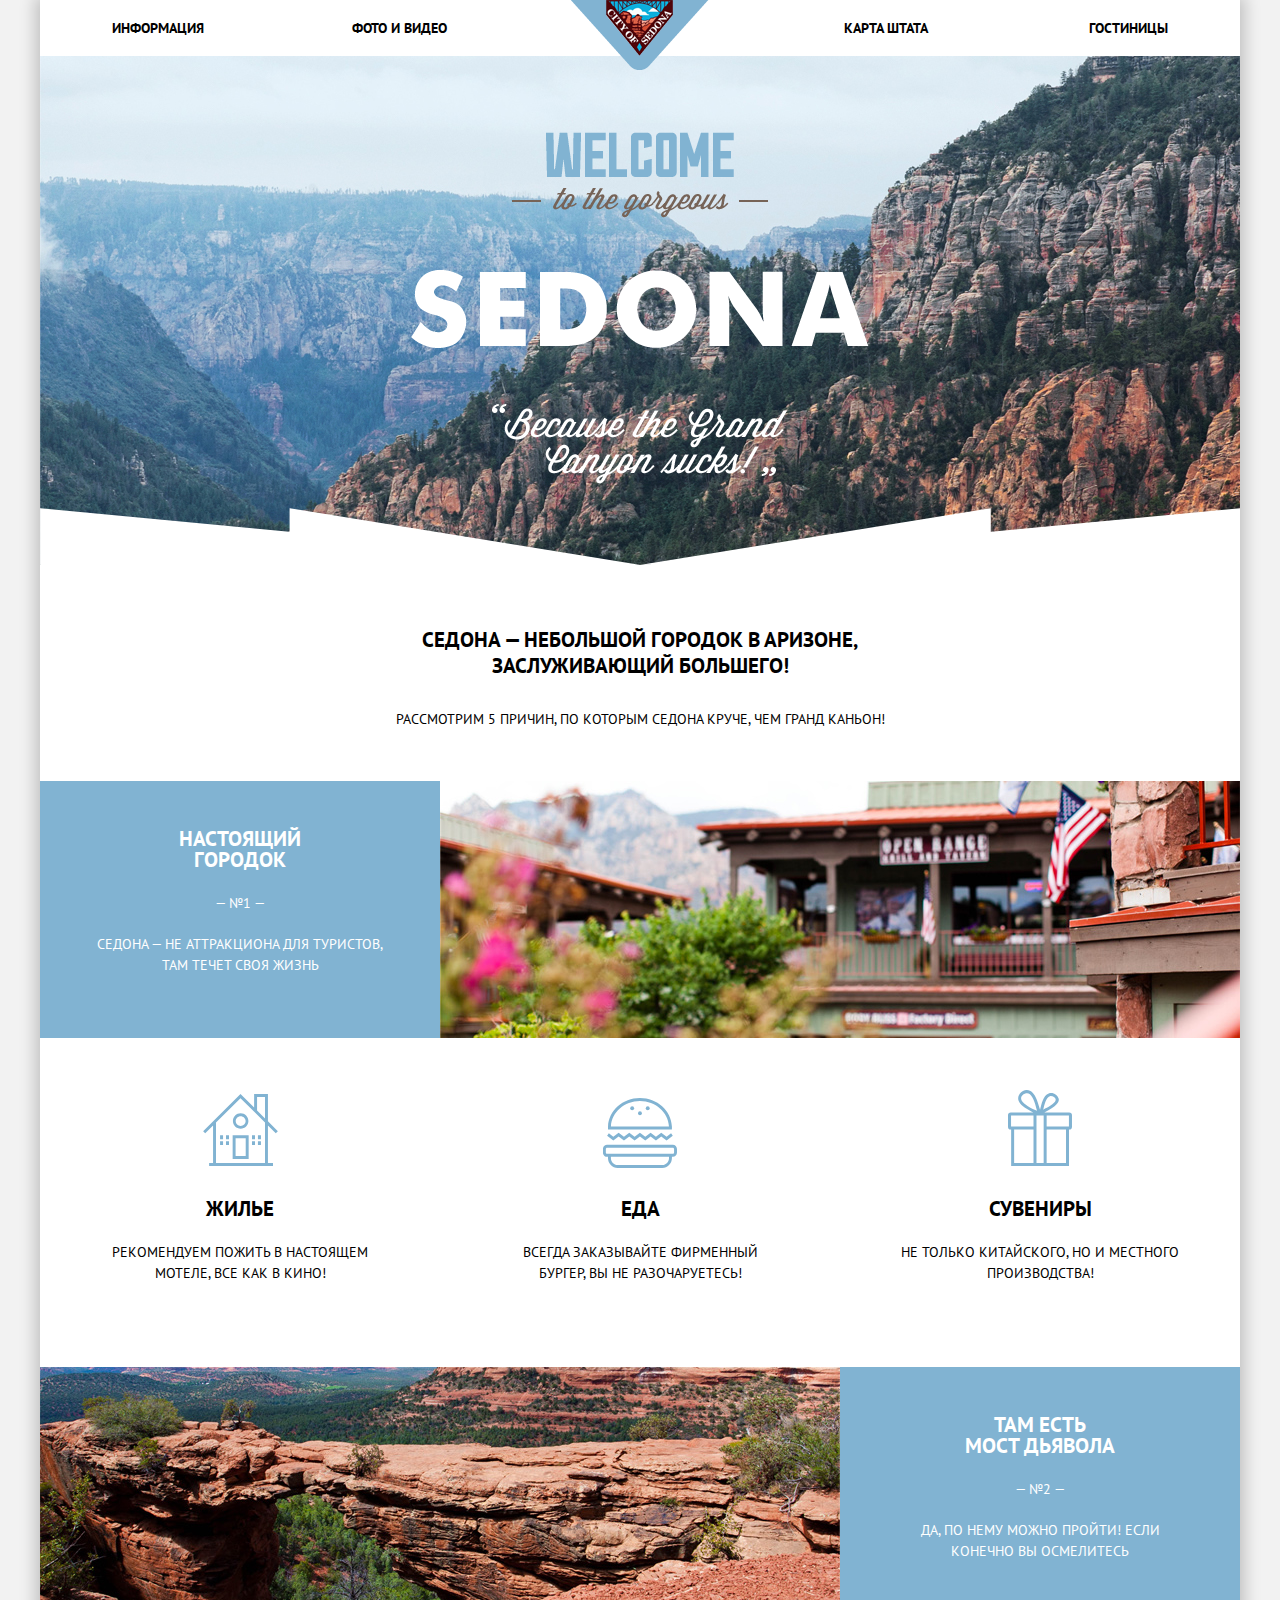
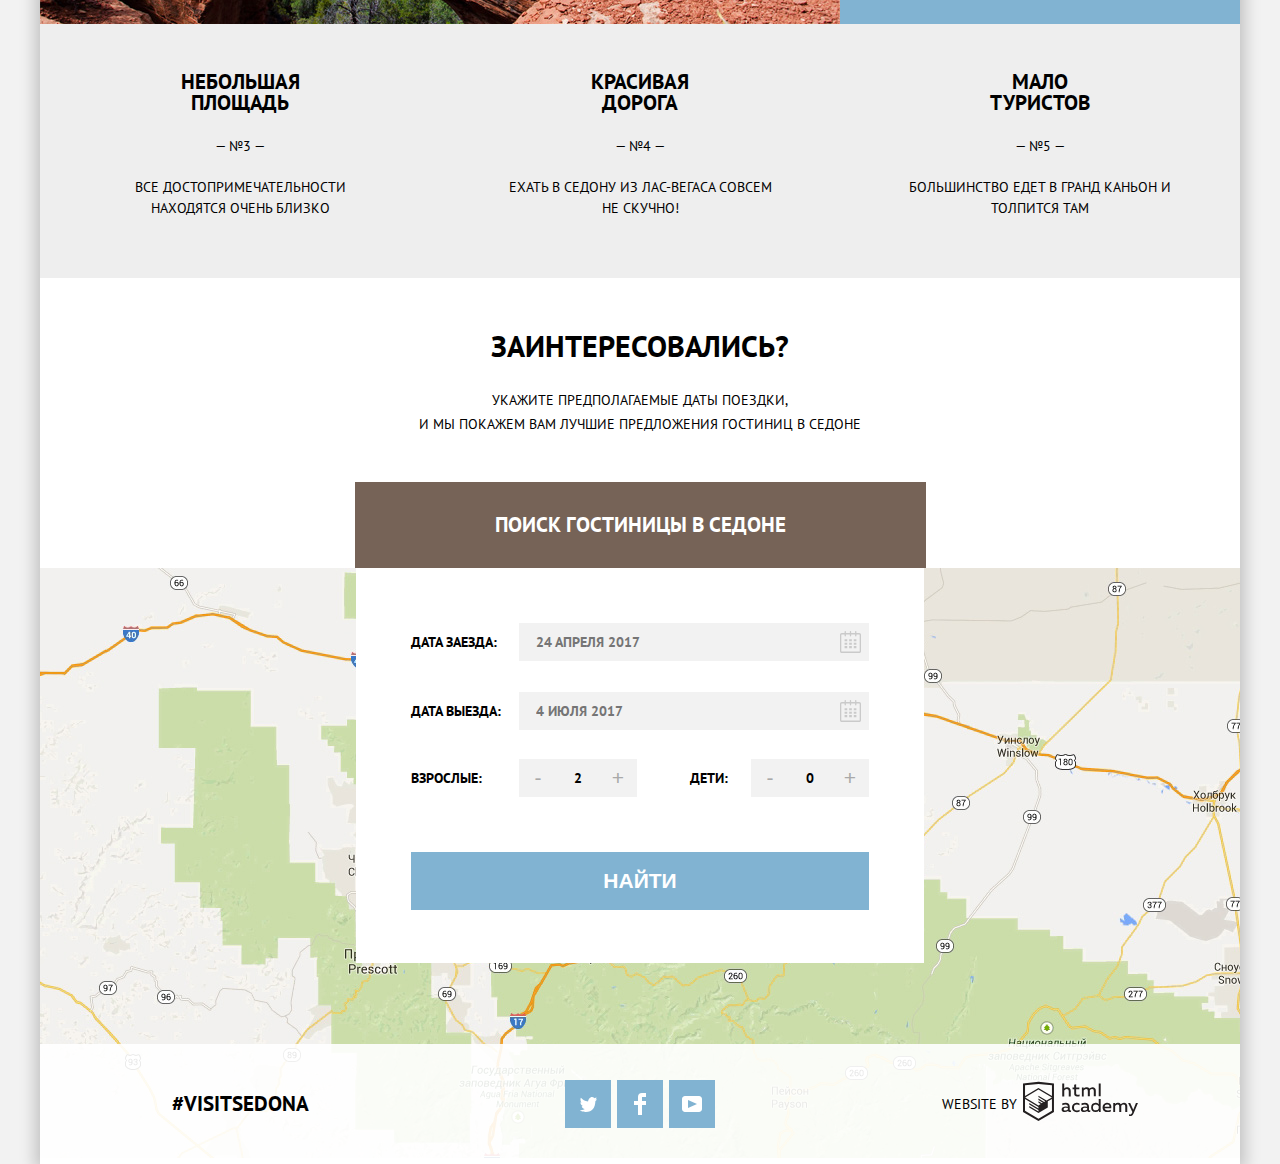
<file: index.html>
<!DOCTYPE html>
<html lang="ru">
  <head>
    <meta charset="utf-8">
    <title>HTML Academy: Седона</title>
    <link href="https://fonts.googleapis.com/css?family=PT+Sans:400,700&amp;subset=latin,cyrillic" rel="stylesheet" type="text/css">
    <link href="css/normalize.css" rel="stylesheet">
    <link href="css/style-min.css" rel="stylesheet">
  </head>
  <body>
    <div class="container">
      <header class="main-header">
        <nav class="main-navigation">
          <a class="main-header-logo">
            <img src="img/logo.png" width="138" height="70" alt="Логотип 'Sedona'">
          </a>
          <ul class="site-navigation">
            <li><a href="info.html">Информация</a></li>
            <li><a href="media.html">Фото и видео</a></li>
            <li><a href="map.html">Карта штата</a></li>
            <li><a href="hotels.html">Гостиницы</a></li>
          </ul>
        </nav>
      </header>
      <main>
        <div class="greeting">
          <h1 class="visually-hidden">Sedona</h1>
          <img src="img/greeting.png" width="458" height="352" alt="Welcome to the gorgeous SEDONA. Because the Grand Canyon sucks!">
        </div>
        <section class="reasons">
          <div class="reason">
            <h2 class="reason-title">Седона — небольшой городок в Аризоне, заслуживающий большего!</h2>
            <p class="annotation">Рассмотрим 5 причин, по которым Седона круче, чем Гранд Каньон!</p>
          </div>
          <div class="reason-container">
            <div class="reason-item reason-photo">
              <div class="reason-item-annotation">
                <h3 class="reason-item-title">Настоящий городок</h3>
                <span class="reason-item-point">— №1 —</span> 
                <p class="reason-item-description">Седона — не аттракциона для туристов, там течет своя жизнь</p>
              </div>
            </div>
            <img src="img/reason-11.jpg" width="800" height="257" alt="Фото города">
          </div>
          <section class="services">
            <h2 class="visually-hidden">Услуги в городе</h2>
            <ul class="services-list">
              <li class="service-item service-lodging">
                <h3 class="service-title">Жилье</h3>
                <p class="service-description">Рекомендуем пожить в настоящем мотеле, все как в кино!</p>
              </li>
              <li class="service-item service-food">
                <h3 class="service-title">Еда</h3>
                <p class="service-description">Всегда заказывайте фирменный бургер, вы не разочаруетесь!</p>
              </li>
              <li class="service-item service-souvenirs">
                <h3 class="service-title">Сувениры</h3>
                <p class="service-description">Не только китайского, но и местного производства!</p>
              </li>
            </ul>
          </section>
          <div class="reason-container reverse">
            <img src="img/reason-22.jpg" width="800" height="257" alt="Мост дьявола">
            <div class="reason-item reason-photo-2">
              <div class="reason-annotation">
                <h3 class="reason-item-title">Там есть<br>мост дьявола</h3>
                <span class="reason-item-point">— №2 —</span>
                <p class="reason-item-description">Да, по нему можно пройти! Если конечно вы осмелитесь</p>
              </div>
            </div>
          </div>
          <div class="reasons-container">
            <div class="reason-item">
              <h3 class="reason-item-title">Небольшая площадь</h3>
              <span class="reason-item-point">— №3 —</span>
              <p class="reason-item-description">Все достопримечательности находятся очень близко</p>
            </div>
            <div class="reason-item">
              <h3 class="reason-item-title">Красивая дорога</h3>
              <span class="reason-item-point">— №4 —</span>
              <p class="reason-item-description">Ехать в Седону из Лас-Вегаса совсем не скучно!</p>  
            </div>
            <div class="reason-item">
              <h3 class="reason-item-title">Мало туристов</h3>
              <span class="reason-item-point">— №5 —</span>
              <p class="reason-item-description">Большинство едет в Гранд Каньон и толпится там</p>
            </div>
          </div>
        </section>
        <section class="hotel-search">
          <h2 class="visually-hidden">Поиск гостиницы</h2>
          <p class="interested">Заинтересовались?</p>
          <p class="show">Укажите предполагаемые даты поездки,<br>и мы покажем вам лучшие предложения гостиниц в Седоне</p>
          <a class="search-button" href="#">Поиск гостиницы в Седоне</a>
        </section>
        <div class="map">
          <img src="img/map2.jpg" width="1200" height="590" alt="Расположение">
          <section class="modal">
            <h2 class="visually-hidden">Форма поиска гостиницы в Седоне</h2>
            <form class="search-form" action="#" method="post">
              <div class="search-form-container">
                <div class="date-in">
                  <label for="date-check-in">Дата заезда:</label> 
                  <input type="text" id="date-check-in" name="date" placeholder="24 апреля 2017">
                  <button class="calendar" type="button">
                    <svg xmlns="http://www.w3.org/2000/svg" width="21" height="22" viewBox="0 0 21 22"><path d="M19.251 2.025h-2.845V.648c0-.381-.294-.689-.656-.689-.363 0-.656.308-.656.689v1.377h-3.938V.648c0-.381-.294-.689-.655-.689-.363 0-.657.308-.657.689v1.377H5.906V.648c0-.381-.294-.689-.656-.689-.363 0-.657.308-.657.689v1.377H1.75C.784 2.025 0 2.847 0 3.862v16.302C0 21.179.784 22 1.75 22h17.501c.966 0 1.749-.821 1.749-1.836V3.862c0-1.015-.783-1.837-1.749-1.837zm.437 18.139a.448.448 0 0 1-.437.459H1.75a.45.45 0 0 1-.438-.459V3.862a.45.45 0 0 1 .438-.459h2.844v1.378c0 .381.294.689.657.689.362 0 .656-.308.656-.689V3.403h3.938v1.378c0 .381.294.689.657.689.361 0 .655-.308.655-.689V3.403h3.938v1.378c0 .381.293.689.656.689.362 0 .656-.308.656-.689V3.403h2.845c.241 0 .437.206.437.459v16.302z"/><path d="M4.594 8.225h2.625v2.066H4.594zM4.594 11.668h2.625v2.067H4.594zM4.594 15.112h2.625v2.066H4.594zM9.188 15.112h2.625v2.066H9.188zM9.188 11.668h2.625v2.067H9.188zM9.188 8.225h2.625v2.066H9.188zM13.781 15.112h2.625v2.066h-2.625zM13.781 11.668h2.625v2.067h-2.625zM13.781 8.225h2.625v2.066h-2.625z"/></svg>
                  </button>
                </div>
                <div class="date-out">
                  <label for="date-check-out">Дата выезда:</label> 
                  <input type="text" id="date-check-out" name="date" placeholder="4 июля 2017">
                  <button class="calendar" type="button">
                    <svg xmlns="http://www.w3.org/2000/svg" width="21" height="22" viewBox="0 0 21 22"><path d="M19.251 2.025h-2.845V.648c0-.381-.294-.689-.656-.689-.363 0-.656.308-.656.689v1.377h-3.938V.648c0-.381-.294-.689-.655-.689-.363 0-.657.308-.657.689v1.377H5.906V.648c0-.381-.294-.689-.656-.689-.363 0-.657.308-.657.689v1.377H1.75C.784 2.025 0 2.847 0 3.862v16.302C0 21.179.784 22 1.75 22h17.501c.966 0 1.749-.821 1.749-1.836V3.862c0-1.015-.783-1.837-1.749-1.837zm.437 18.139a.448.448 0 0 1-.437.459H1.75a.45.45 0 0 1-.438-.459V3.862a.45.45 0 0 1 .438-.459h2.844v1.378c0 .381.294.689.657.689.362 0 .656-.308.656-.689V3.403h3.938v1.378c0 .381.294.689.657.689.361 0 .655-.308.655-.689V3.403h3.938v1.378c0 .381.293.689.656.689.362 0 .656-.308.656-.689V3.403h2.845c.241 0 .437.206.437.459v16.302z"/><path d="M4.594 8.225h2.625v2.066H4.594zM4.594 11.668h2.625v2.067H4.594zM4.594 15.112h2.625v2.066H4.594zM9.188 15.112h2.625v2.066H9.188zM9.188 11.668h2.625v2.067H9.188zM9.188 8.225h2.625v2.066H9.188zM13.781 15.112h2.625v2.066h-2.625zM13.781 11.668h2.625v2.067h-2.625zM13.781 8.225h2.625v2.066h-2.625z"/></svg>
                  </button>
                </div>
                <div class="people-count-adult">
                  <label for="adult-amount">Взрослые:</label>
                  <button class="button-minus" type="button">-</button>
                  <input type="text" id="adult-amount" name="people" value="2">
                  <button class="button-plus" type="button">+</button>
                </div>
                <div class="people-count-kids">
                  <label for="kids-amount">Дети:</label>
                  <button class="button-minus" type="button">-</button>
                  <input type="text" id="kids-amount" name="people" value="0">
                  <button class="button-plus" type="button">+</button>
                </div>
              </div>
              <button class="button-submit" type="submit">Найти</button>
            </form>
          </section>
        </div>
      </main>
      <footer class="main-footer main-footer-transparent">
        <div class="hashtag">#VISITSEDONA</div>
        <section class="footer-social">
          <h2 class="visually-hidden">Социальные сети</h2>
          <ul class="social-links">
            <li>
              <a class="social-button twit" href="#">
                <span class="visually-hidden">Twitter</span>
                <svg xmlns="http://www.w3.org/2000/svg" xmlns:xlink="http://www.w3.org/1999/xlink" width="17" height="15" viewBox="0 0 17 15"><image overflow="visible" width="17" height="15"/><path fill="#FFF" d="M10.95.144c1.685-.496 2.984.27 3.577 1.179.673-.231 1.331-.481 2.011-.708a2.345 2.345 0 0 1-.857 1.768c.685.17 1.304-.491 1.304-.491-.169 1-1.006 1.788-1.563 2.024-.231 6.75-3.175 11.217-10.077 11.082h-.446c-.41 0-4.164-.46-4.898-1.887 2.271.196 3.893-.422 4.693-1.177-.96-.3-2.679-.477-2.979-2.95.349.106.564.228 1.19.119C1.705 8.247.374 7.53.448 5.33c.285.328 1.067.536 1.34.472C1.085 5.561-.182 2.442.894.85c1.818 1.854 3.735 3.606 7.152 3.773C8.254 2.33 9.183.793 10.95.144z"/></svg>
              </a>
            </li>
            <li>
              <a class="social-button fb" href="#">
                <span class="visually-hidden">Facebook</span>
                <svg xmlns="http://www.w3.org/2000/svg" width="12" height="22" viewBox="0 0 12 22"><path fill="#FFF" d="M12 4V0H8a4 4 0 0 0-4 4v4H0v4h4v10h4V12h4V8H8V4h4z"/></svg>
              </a>
            </li>
            <li>
              <a class="social-button tube" href="#">
                <span class="visually-hidden">YouTube</span>
                <svg xmlns="http://www.w3.org/2000/svg" xmlns:xlink="http://www.w3.org/1999/xlink" width="20" height="16" viewBox="0 0 20 16"><image overflow="visible" width="20" height="16"/><path fill="#FFF" d="M17 0H3C1.35 0 0 1.35 0 3v10c0 1.65 1.35 3 3 3h14c1.65 0 3-1.35 3-3V3c0-1.65-1.35-3-3-3zM6.027 11.998V4.002L15.014 8l-8.987 3.998z"/></svg>
              </a>
            </li>
          </ul>
        </section>
        <p class="footer-copyright">
          <span>Website by</span>
          <a class="button" href="https://htmlacademy.ru/intensive/htmlcss">
            <svg class="academy" id="Layer_1" data-name="Layer 1" xmlns="http://www.w3.org/2000/svg" width="115" height="41" viewBox="0 0 108.08 36.85"><title>logo-htmlacademy-small1</title><path d="M44.61,26.88a2,2,0,0,0,.55-0.1v1.33a3.25,3.25,0,0,1-1.18.21,1.67,1.67,0,0,1-1.67-1,4.84,4.84,0,0,1-3.14,1.08c-1.51,0-2.91-.83-2.91-2.55,0-2.13,2-2.79,3.71-2.79a11.08,11.08,0,0,1,2.17.25v-0.3c0-1-.76-1.77-2.19-1.77a7.42,7.42,0,0,0-3,.64v-1.7a10.21,10.21,0,0,1,3.19-.55c2.36,0,3.81,1.12,3.81,3.65v3a0.54,0.54,0,0,0,.49.59h0.17Zm-6.44-1.13A1.35,1.35,0,0,0,39.63,27h0.11a3.39,3.39,0,0,0,2.41-1V24.58a9.72,9.72,0,0,0-1.81-.21c-1,0-2.16.33-2.16,1.38h0Zm12.36-6.11a5,5,0,0,1,2.57.64V22a4.08,4.08,0,0,0-2.3-.7,2.75,2.75,0,1,0,0,5.49,5,5,0,0,0,2.43-.64v1.71a6.27,6.27,0,0,1-2.76.57A4.21,4.21,0,0,1,46,24.51q0-.21,0-0.41a4.32,4.32,0,0,1,4.18-4.46h0.38Zm12.17,7.24a2,2,0,0,0,.55-0.1v1.33a3.25,3.25,0,0,1-1.18.21,1.67,1.67,0,0,1-1.67-1,4.84,4.84,0,0,1-3.14,1.08c-1.51,0-2.91-.83-2.91-2.55,0-2.13,2-2.79,3.71-2.79a11.08,11.08,0,0,1,2.17.25v-0.3c0-1-.76-1.77-2.19-1.77a7.42,7.42,0,0,0-3,.64v-1.7a10.21,10.21,0,0,1,3.19-.55c2.36,0,3.81,1.12,3.81,3.65v3a0.54,0.54,0,0,0,.49.59h0.17Zm-6.44-1.13A1.35,1.35,0,0,0,57.73,27h0.11a3.39,3.39,0,0,0,2.41-1V24.58a9.72,9.72,0,0,0-1.81-.21c-1.06,0-2.16.33-2.16,1.38h0ZM73,16V28.2H71.35V26.88a3.88,3.88,0,0,1-3.19,1.54,4.4,4.4,0,0,1,0-8.78,3.81,3.81,0,0,1,3,1.3V16H73Zm-4.53,5.22a2.76,2.76,0,1,0,0,5.52A2.86,2.86,0,0,0,71.15,25V23A2.91,2.91,0,0,0,68.49,21.27ZM79,19.64c3.31,0,4.46,2.68,3.92,5.09H76.7c0.21,1.5,1.67,2.11,3.19,2.11a6.11,6.11,0,0,0,2.64-.59v1.6a7.14,7.14,0,0,1-3,.57C77,28.42,74.78,27,74.78,24a4.18,4.18,0,0,1,4-4.39H79Zm0.09,1.54a2.28,2.28,0,0,0-2.44,2.1v0.06H81.3A2,2,0,0,0,79.13,21.18Zm5.73,7V19.87h1.65v1a3.81,3.81,0,0,1,2.78-1.27A2.86,2.86,0,0,1,91.89,21a4.12,4.12,0,0,1,2.91-1.33A3.06,3.06,0,0,1,98,23V28.2h-1.9V23.05a1.59,1.59,0,0,0-1.42-1.75H94.42a2.8,2.8,0,0,0-2.07,1.12V28.2h-1.9V23.05A1.59,1.59,0,0,0,89,21.31H88.8a3,3,0,0,0-2.21,1.29v5.63H84.86Zm21.31-8.33h1.9l-3.91,9.46c-0.9,2.17-2.09,2.86-3.35,2.86a4.76,4.76,0,0,1-1.1-.14V30.46a2.86,2.86,0,0,0,.85.12c0.9,0,1.58-.64,2.07-1.9l0.17-.42-4-8.4h2l2.86,6.29ZM38.73,1.46V6.22a3.81,3.81,0,0,1,2.7-1.14,3.25,3.25,0,0,1,3.44,3.4v5.15H43V8.72a1.81,1.81,0,0,0-1.61-2h-0.3a2.93,2.93,0,0,0-2.32,1.39v5.52h-1.9V1.46h1.9ZM49.94,2.31v3h3V6.91h-3v3.81c0,1.1.5,1.46,1.58,1.46a4.49,4.49,0,0,0,1.69-.33v1.6A6.8,6.8,0,0,1,51,13.8a2.55,2.55,0,0,1-2.86-2.74V6.89H46.58V5.26h1.5V2.74Zm5.4,11.31V5.28H57v1A3.81,3.81,0,0,1,59.77,5a2.86,2.86,0,0,1,2.6,1.33A4.12,4.12,0,0,1,65.28,5,3.06,3.06,0,0,1,68.44,8.4v5.21h-1.9V8.46a1.59,1.59,0,0,0-1.42-1.75H64.89a2.8,2.8,0,0,0-2.07,1.12v5.78h-1.9V8.46A1.59,1.59,0,0,0,59.5,6.71H59.27A3,3,0,0,0,57.06,8v5.63H55.34ZM71.17,1.45H73V13.6H71.17V1.45ZM14.71,0H14.55L0,1.54V28.21l14.55,8.66,14.55-8.66V1.54Zm12.5,27.1L14.55,34.64,1.9,27.12V16.18l12.59,7.5V25L5.86,19.9v1.31l8.68,5.21v1.39L5.87,22.65V24l8.68,5.21,8.75-5.24V18.31L27.2,16V27.12Zm0-12.53-3.48,2-1.6,1L14.51,13v1.31L21,18.23H21l-0.14.09-1,.54-5.37-3.2V17l4.24,2.52-1,.67-3.2-1.9v1.31l2.1,1.24L14.5,22.1,2,14.65,14.51,7.11Zm0-1.32L14.49,5.76,1.91,13.25v-10L14.56,1.92,27.21,3.25v10h0Z" transform="translate(0 -0.02)" fill="#231f20"/></svg>
          </a>
        </p>
      </footer>
    </div>
  </body>
</html>
</file>
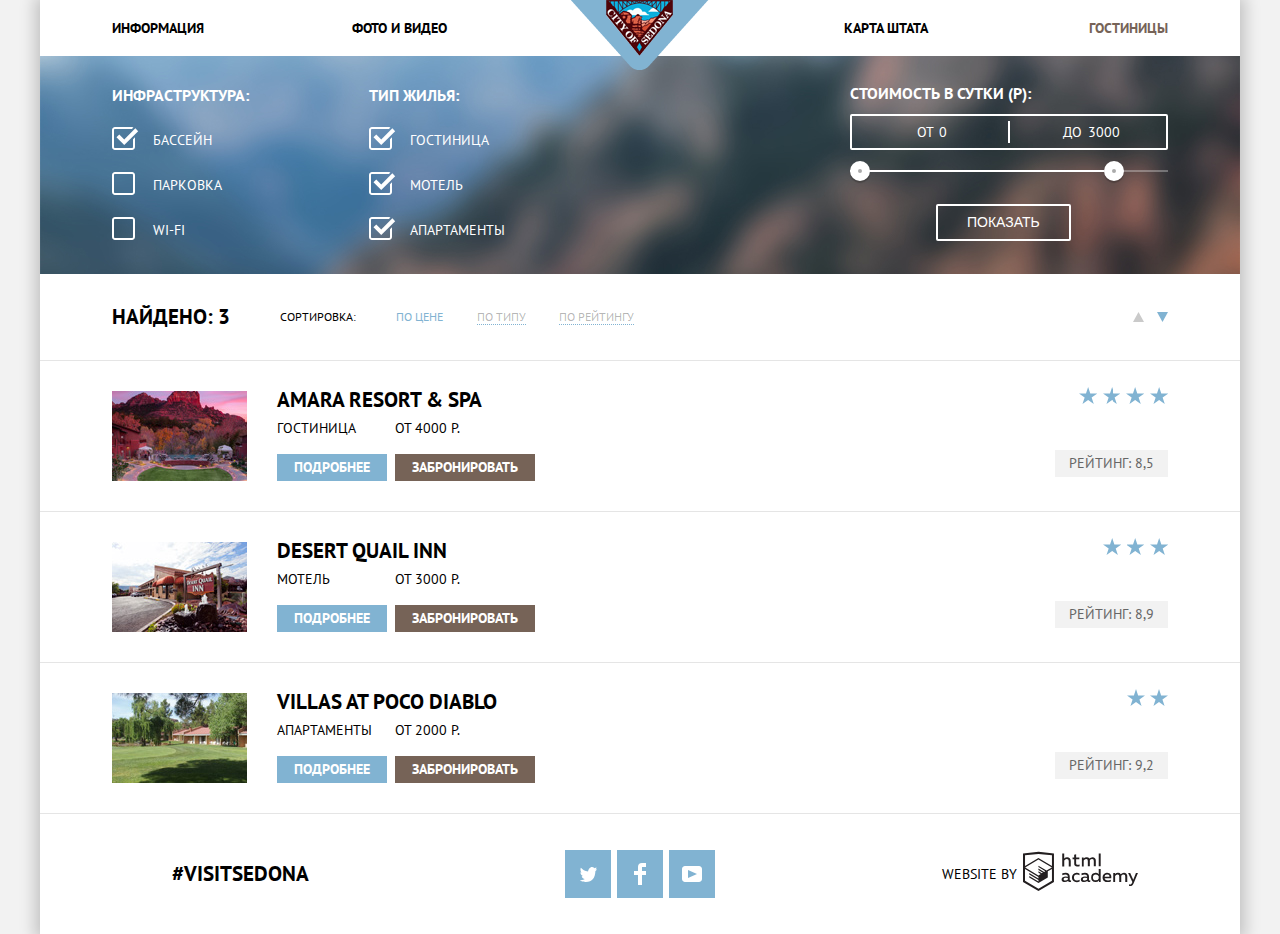
<file: hotels.html>
<!DOCTYPE html>
<html lang="ru">
  <head>
    <meta charset="utf-8">
    <title>HTML Academy: Седона</title>
    <link href="https://fonts.googleapis.com/css?family=PT+Sans:400,700&amp;subset=latin,cyrillic" rel="stylesheet" type="text/css">
    <link href="css/normalize.css" rel="stylesheet">
    <link href="css/style-min.css" rel="stylesheet">
  </head>
  <body>
    <div class="container">
      <header class="main-header">
        <nav class="main-navigation">
          <a class="main-header-logo" href="index.html">
            <img src="img/logo.png" width="138" height="70" alt="Логотип 'Sedona'">
          </a>
          <ul class="site-navigation">
            <li><a href="info.html">Информация</a></li>
            <li><a href="media.html">Фото и видео</a></li>
            <li><a href="map.html">Карта штата</a></li>
            <li><a class="site-navigation-current">Гостиницы</a></li>
          </ul>
        </nav>
      </header>
      <main>
        <h1 class="visually-hidden page-title">Поиск Жилья</h1>
        <section class="filters">
          <h2 class="visually-hidden">Фильтры поиска</h2>
          <form class="filter" method="get" action="#">
            <fieldset class="filter-set">
              <legend class="filters-title">Инфраструктура:</legend>
              <ul class="filter-list">
                <li class="filter-option">
                  <input class="visually-hidden filter-input" type="checkbox" id="pool" name="pool" checked>
                  <label class="filter-checkbox" for="pool">Бассейн</label>
                </li>
                <li class="filter-option">
                  <input class="visually-hidden filter-input" type="checkbox" id="parking" name="parking">
                  <label class="filter-checkbox" for="parking">Парковка</label>
                </li>
                <li class="filter-option">
                  <input class="visually-hidden filter-input" type="checkbox" id="wi-fi" name="wi-fi">
                  <label class="filter-checkbox" for="wi-fi">Wi-Fi</label>
                </li>
              </ul>
            </fieldset>
            <fieldset class="filter-set">
              <legend class="filters-title">Тип жилья:</legend>
              <ul class="filter-list">
                <li class="filter-option"> 
                  <input class="visually-hidden filter-input" type="checkbox" id="hotel" name="hotel" checked>
                  <label class="filter-checkbox" for="hotel">Гостиница</label>
                </li>
                <li class="filter-option">
                  <input class="visually-hidden filter-input filter-input-checkbox" type="checkbox" id="motel" name="motel" checked>
                  <label class="filter-checkbox" for="motel">Мотель</label>
                </li>
                <li class="filter-option">
                  <input class="visually-hidden filter-input filter-input-checkbox" type="checkbox" id="apartments" name="apartments" checked>
                  <label class="filter-checkbox" for="apartments">Апартаменты</label>
                </li>
              </ul>
            </fieldset>
            <div class="filter-range">
              <div class="filter-range-title">Стоимость в сутки (р):</div>
              <div class="price-controls">
                <label class="min-price">от <input type="text" name="min-price" value="0"></label>
                <label class="max-price">до <input type="text" name="max-price" value="3000"></label>
              </div>
              <div class="range-controls">
                <div class="scale">
                  <div class="bar"></div>
                </div>
                <div class="range-toggle range-toggle-min"></div>
                <div class="range-toggle range-toggle-max"></div>
              </div>
              <button class="btn-transparent" type="submit">Показать</button>
            </div>
          </form>
        </section>
        <section class="result">
          <h2 class="visually-hidden">Результат поиска</h2>
          <h3 class="result-found">Найдено: 3</h3>
          <span class="result-sort">Сортировка:</span>
          <ul class="sort-items">
            <li><a class="sort-item-price sort-item-current">По цене</a></li>
            <li><a class="sort-item-type" href="#">По типу</a></li>
            <li><a class="sort-item-rating" href="#">По рейтингу</a></li>
          </ul>
          <div class="sort-buttons">
            <a class="button-sort-up" href="#">
              <svg xmlns="http://www.w3.org/2000/svg" width="11" height="10" viewBox="0 0 11 10"><path fill="#cacaca" d="M5.5 0L0 10h11z"/></svg>
            </a>
            <a class="button-sort-current">
              <svg xmlns="http://www.w3.org/2000/svg" width="11" height="10" viewBox="0 0 11 10"><path d="M5.5 10L0 0h11"/></svg>
            </a>
          </div>
        </section>
        <section class="hotels">
          <h2 class="visually-hidden">Отели</h2>
          <ul class="hotel-list">
            <li class="hotel-variant">
              <a class="hotel-variant-image" href="hotel-variant.html">
                <img src="img/hotel.jpg" width="135" height="90" alt="Отель Amara resort & SPA">
              </a>
              <div class="hotel-info-wrapper">
                <div class="hotel-info">
                  <div class="title-wrapper">
                    <h3 class="hotel-variant-title">
                      <a class="hotel-variant-link" href="hotel-variant.html">Amara resort & SPA</a>
                    </h3>
                  </div>
                  <div class="hotel-description">
                    <span class="hotel-type">Гостиница</span>
                    <a class="button-detail" href="#">Подробнее</a>
                  </div>
                  <div class="hotel-price">
                    <span class="hotel-money">от 4000 Р.</span>
                    <a class="button-book" href="#">Забронировать</a>
                  </div>
                </div>
                <div class="hotel-rating">
                  <div class="stars"></div>
                  <p>Рейтинг: 8,5</p>
                </div>
              </div>
            </li>
            <li class="hotel-variant">
              <a class="hotel-variant-image" href="hotel-variant.html">
                <img src="img/motel.jpg" width="135" height="90" alt="Мотель Desert Quail Inn">
              </a>
              <div class="hotel-info-wrapper">
                <div class="hotel-info">
                  <div class="title-wrapper">
                    <h3 class="hotel-variant-title">
                      <a class="hotel-variant-link" href="hotel-variant.html">Desert Quail Inn</a> 
                    </h3>
                  </div>
                  <div class="hotel-description">
                    <span class="hotel-type">Мотель</span>
                    <a class="button-detail" href="#">Подробнее</a>
                  </div>
                  <div class="hotel-price">
                    <span class="hotel-money">от 3000 Р.</span>
                    <a class="button-book" href="#">Забронировать</a>
                  </div>
                </div>
                <div class="hotel-rating">
                  <div class="stars three-star"></div>
                  <p>Рейтинг: 8,9</p>
                </div>
              </div>
            </li>
            <li class="hotel-variant">
              <a class="hotel-variant-image" href="hotel-variant.html">
                <img src="img/apartment.jpg" width="135" height="90" alt="Апартаменты Villas at Poco Diablo">
              </a>
              <div class="hotel-info-wrapper">
                <div class="hotel-info">
                  <div class="title-wrapper">
                    <h3 class="hotel-variant-title">
                      <a class="hotel-variant-link" href="hotel-variant.html">Villas at Poco Diablo</a> 
                    </h3>
                  </div>
                  <div class="hotel-description">
                    <span class="hotel-type">Апартаменты</span>
                    <a class="button-detail" href="#">Подробнее</a>
                  </div>
                  <div class="hotel-price">
                    <span class="hotel-money">от 2000 Р.</span>
                    <a class="button-book" href="#">Забронировать</a>
                  </div>
                </div>
                <div class="hotel-rating">
                  <div class="stars two-star"></div>
                  <p>Рейтинг: 9,2</p>
                </div>
              </div>
            </li>
          </ul>
        </section>
      </main>
      <footer class="main-footer">
        <div class="hashtag">#VISITSEDONA</div>
        <section class="footer-social">
          <h2 class="visually-hidden">Социальные сети</h2>
          <ul class="social-links">
            <li>
              <a class="social-button twit" href="#">
                <span class="visually-hidden">Twitter</span>
                <svg xmlns="http://www.w3.org/2000/svg" xmlns:xlink="http://www.w3.org/1999/xlink" width="17" height="15" viewBox="0 0 17 15"><image overflow="visible" width="17" height="15"/><path fill="#FFF" d="M10.95.144c1.685-.496 2.984.27 3.577 1.179.673-.231 1.331-.481 2.011-.708a2.345 2.345 0 0 1-.857 1.768c.685.17 1.304-.491 1.304-.491-.169 1-1.006 1.788-1.563 2.024-.231 6.75-3.175 11.217-10.077 11.082h-.446c-.41 0-4.164-.46-4.898-1.887 2.271.196 3.893-.422 4.693-1.177-.96-.3-2.679-.477-2.979-2.95.349.106.564.228 1.19.119C1.705 8.247.374 7.53.448 5.33c.285.328 1.067.536 1.34.472C1.085 5.561-.182 2.442.894.85c1.818 1.854 3.735 3.606 7.152 3.773C8.254 2.33 9.183.793 10.95.144z"/></svg>
              </a>
            </li>
            <li>
              <a class="social-button fb" href="#">
                <span class="visually-hidden">Facebook</span>
                <svg xmlns="http://www.w3.org/2000/svg" width="12" height="22" viewBox="0 0 12 22"><path fill="#FFF" d="M12 4V0H8a4 4 0 0 0-4 4v4H0v4h4v10h4V12h4V8H8V4h4z"/></svg>
              </a>
            </li>
            <li>
              <a class="social-button tube" href="#">
                <span class="visually-hidden">YouTube</span>
                <svg xmlns="http://www.w3.org/2000/svg" xmlns:xlink="http://www.w3.org/1999/xlink" width="20" height="16" viewBox="0 0 20 16"><image overflow="visible" width="20" height="16"/><path fill="#FFF" d="M17 0H3C1.35 0 0 1.35 0 3v10c0 1.65 1.35 3 3 3h14c1.65 0 3-1.35 3-3V3c0-1.65-1.35-3-3-3zM6.027 11.998V4.002L15.014 8l-8.987 3.998z"/></svg>
              </a>
            </li>
          </ul>
        </section>
        <p class="footer-copyright">
          <span>Website by</span>
          <a class="button" href="https://htmlacademy.ru/intensive/htmlcss">
            <svg class="academy" id="Layer_1" data-name="Layer 1" xmlns="http://www.w3.org/2000/svg" width="115" height="41" viewBox="0 0 108.08 36.85"><title>logo-htmlacademy-small1</title><path d="M44.61,26.88a2,2,0,0,0,.55-0.1v1.33a3.25,3.25,0,0,1-1.18.21,1.67,1.67,0,0,1-1.67-1,4.84,4.84,0,0,1-3.14,1.08c-1.51,0-2.91-.83-2.91-2.55,0-2.13,2-2.79,3.71-2.79a11.08,11.08,0,0,1,2.17.25v-0.3c0-1-.76-1.77-2.19-1.77a7.42,7.42,0,0,0-3,.64v-1.7a10.21,10.21,0,0,1,3.19-.55c2.36,0,3.81,1.12,3.81,3.65v3a0.54,0.54,0,0,0,.49.59h0.17Zm-6.44-1.13A1.35,1.35,0,0,0,39.63,27h0.11a3.39,3.39,0,0,0,2.41-1V24.58a9.72,9.72,0,0,0-1.81-.21c-1,0-2.16.33-2.16,1.38h0Zm12.36-6.11a5,5,0,0,1,2.57.64V22a4.08,4.08,0,0,0-2.3-.7,2.75,2.75,0,1,0,0,5.49,5,5,0,0,0,2.43-.64v1.71a6.27,6.27,0,0,1-2.76.57A4.21,4.21,0,0,1,46,24.51q0-.21,0-0.41a4.32,4.32,0,0,1,4.18-4.46h0.38Zm12.17,7.24a2,2,0,0,0,.55-0.1v1.33a3.25,3.25,0,0,1-1.18.21,1.67,1.67,0,0,1-1.67-1,4.84,4.84,0,0,1-3.14,1.08c-1.51,0-2.91-.83-2.91-2.55,0-2.13,2-2.79,3.71-2.79a11.08,11.08,0,0,1,2.17.25v-0.3c0-1-.76-1.77-2.19-1.77a7.42,7.42,0,0,0-3,.64v-1.7a10.21,10.21,0,0,1,3.19-.55c2.36,0,3.81,1.12,3.81,3.65v3a0.54,0.54,0,0,0,.49.59h0.17Zm-6.44-1.13A1.35,1.35,0,0,0,57.73,27h0.11a3.39,3.39,0,0,0,2.41-1V24.58a9.72,9.72,0,0,0-1.81-.21c-1.06,0-2.16.33-2.16,1.38h0ZM73,16V28.2H71.35V26.88a3.88,3.88,0,0,1-3.19,1.54,4.4,4.4,0,0,1,0-8.78,3.81,3.81,0,0,1,3,1.3V16H73Zm-4.53,5.22a2.76,2.76,0,1,0,0,5.52A2.86,2.86,0,0,0,71.15,25V23A2.91,2.91,0,0,0,68.49,21.27ZM79,19.64c3.31,0,4.46,2.68,3.92,5.09H76.7c0.21,1.5,1.67,2.11,3.19,2.11a6.11,6.11,0,0,0,2.64-.59v1.6a7.14,7.14,0,0,1-3,.57C77,28.42,74.78,27,74.78,24a4.18,4.18,0,0,1,4-4.39H79Zm0.09,1.54a2.28,2.28,0,0,0-2.44,2.1v0.06H81.3A2,2,0,0,0,79.13,21.18Zm5.73,7V19.87h1.65v1a3.81,3.81,0,0,1,2.78-1.27A2.86,2.86,0,0,1,91.89,21a4.12,4.12,0,0,1,2.91-1.33A3.06,3.06,0,0,1,98,23V28.2h-1.9V23.05a1.59,1.59,0,0,0-1.42-1.75H94.42a2.8,2.8,0,0,0-2.07,1.12V28.2h-1.9V23.05A1.59,1.59,0,0,0,89,21.31H88.8a3,3,0,0,0-2.21,1.29v5.63H84.86Zm21.31-8.33h1.9l-3.91,9.46c-0.9,2.17-2.09,2.86-3.35,2.86a4.76,4.76,0,0,1-1.1-.14V30.46a2.86,2.86,0,0,0,.85.12c0.9,0,1.58-.64,2.07-1.9l0.17-.42-4-8.4h2l2.86,6.29ZM38.73,1.46V6.22a3.81,3.81,0,0,1,2.7-1.14,3.25,3.25,0,0,1,3.44,3.4v5.15H43V8.72a1.81,1.81,0,0,0-1.61-2h-0.3a2.93,2.93,0,0,0-2.32,1.39v5.52h-1.9V1.46h1.9ZM49.94,2.31v3h3V6.91h-3v3.81c0,1.1.5,1.46,1.58,1.46a4.49,4.49,0,0,0,1.69-.33v1.6A6.8,6.8,0,0,1,51,13.8a2.55,2.55,0,0,1-2.86-2.74V6.89H46.58V5.26h1.5V2.74Zm5.4,11.31V5.28H57v1A3.81,3.81,0,0,1,59.77,5a2.86,2.86,0,0,1,2.6,1.33A4.12,4.12,0,0,1,65.28,5,3.06,3.06,0,0,1,68.44,8.4v5.21h-1.9V8.46a1.59,1.59,0,0,0-1.42-1.75H64.89a2.8,2.8,0,0,0-2.07,1.12v5.78h-1.9V8.46A1.59,1.59,0,0,0,59.5,6.71H59.27A3,3,0,0,0,57.06,8v5.63H55.34ZM71.17,1.45H73V13.6H71.17V1.45ZM14.71,0H14.55L0,1.54V28.21l14.55,8.66,14.55-8.66V1.54Zm12.5,27.1L14.55,34.64,1.9,27.12V16.18l12.59,7.5V25L5.86,19.9v1.31l8.68,5.21v1.39L5.87,22.65V24l8.68,5.21,8.75-5.24V18.31L27.2,16V27.12Zm0-12.53-3.48,2-1.6,1L14.51,13v1.31L21,18.23H21l-0.14.09-1,.54-5.37-3.2V17l4.24,2.52-1,.67-3.2-1.9v1.31l2.1,1.24L14.5,22.1,2,14.65,14.51,7.11Zm0-1.32L14.49,5.76,1.91,13.25v-10L14.56,1.92,27.21,3.25v10h0Z" transform="translate(0 -0.02)" fill="#231f20"/></svg>
          </a>
        </p>
      </footer>
    </div>
  </body>
</html>
</file>
<file: css/style-min.css>
a,body{color:#000}body{padding:0;margin:0;font-size:14px;line-height:21px;font-weight:400;font-family:"PT Sans","Arial",sans-serif;text-transform:uppercase;background-color:#f2f2f2}.container{position:relative;width:1200px;margin:0 auto;background-color:#fff;-webkit-box-shadow:0 1px 15px 5px rgba(0,1,1,.2);box-shadow:0 1px 15px 5px rgba(0,1,1,.2)}.visually-hidden{position:absolute;width:1px;height:1px;margin:-1px;border:0;padding:0;clip:rect(0 0 0 0);overflow:hidden}a{text-decoration:none}img{max-width:100%;height:auto}.main-header-logo{position:absolute;left:50%;margin-left:-69px;z-index:1}.site-navigation{display:-webkit-box;display:-ms-flexbox;display:flex;-ms-flex-wrap:wrap;flex-wrap:wrap;-webkit-box-align:center;-ms-flex-align:center;align-items:center;-webkit-box-pack:justify;-ms-flex-pack:justify;justify-content:space-between;min-height:56px;margin:0;padding:0 72px;list-style:none}.site-navigation a{line-height:26px;font-weight:700;color:#000}.site-navigation a:focus,.site-navigation a:hover{color:#81b3d2}.site-navigation a:active{color:rgba(0,0,0,.2)}.site-navigation .site-navigation-current{color:#766357}.site-navigation li{min-width:240px;margin:0;padding:0;text-align:left}.site-navigation li:nth-child(3){margin-left:auto;text-align:right}.site-navigation li:nth-child(4){text-align:right}.greeting,.reasons{display:-webkit-box;display:-ms-flexbox;display:flex;margin:0;padding:0}.greeting{position:relative;height:509px;background-color:#527493;background-image:url(../img/back.jpg);background-size:cover}.greeting::before{content:"";position:absolute;bottom:0;width:1200px;height:57px;background-image:url(../img/triangle.png);background-repeat:no-repeat;background-position:0 0}.greeting img{width:458px;height:352px;margin-top:76px;margin-left:auto;margin-right:auto}.reasons{-ms-flex-wrap:wrap;flex-wrap:wrap}.reason{width:1200px;text-align:center}.annotation,.reason-title{padding:0;line-height:26px;text-align:center}.reason-title{width:440px;font-size:21px;font-weight:700;background-color:#fff;margin:62px auto 27px}.annotation{margin:0 0 49px}.reason-container{display:-webkit-box;display:-ms-flexbox;display:flex;-ms-flex-wrap:wrap;flex-wrap:wrap}.reverse{-ms-flex-wrap:wrap-reverse;flex-wrap:wrap-reverse}.reason-item{-webkit-box-flex:1;-ms-flex-positive:1;flex-grow:1;width:400px;margin:0;padding:0;text-align:center;background-color:#eee}.reason-container img{-webkit-box-flex:2;-ms-flex-positive:2;flex-grow:2}.reason-item-title{width:155px;padding:0;margin:47px auto 23px;font-size:21px;line-height:21px;font-weight:700}.reason-item-point{display:inline-block;vertical-align:middle;padding:0;margin:0 0 20px}.reason-item-description{width:304px;padding:0;margin:0 auto 59px}.reason-photo,.reason-photo-2{color:#fff;background-color:#81b3d2}.reasons-container,.services-list{display:-webkit-box;display:-ms-flexbox;display:flex;-ms-flex-wrap:wrap;flex-wrap:wrap;-webkit-box-pack:justify;-ms-flex-pack:justify;justify-content:space-between}.reasons-container .reason-item-description{width:264px}.services-list{margin:0;padding:0;list-style:none}.service-item{-webkit-box-flex:1;-ms-flex-positive:1;flex-grow:1;width:400px;text-align:center;padding:0;margin:0}.service-title{position:relative;padding:0;margin:160px 0 23px;font-size:21px;line-height:21px;font-weight:700}.service-food .service-title::after,.service-lodging .service-title::after,.service-souvenirs .service-title::after{content:"";position:absolute;width:75px;height:72px;top:-104px;left:50%;margin-left:-37px;background-image:url(../img/icon-1.svg);background-repeat:no-repeat;background-position:0 0}.service-food .service-title::after,.service-souvenirs .service-title::after{width:74px;height:70px;top:-100px;background-image:url(../img/icon-3.svg)}.service-souvenirs .service-title::after{width:64px;height:76px;top:-108px;margin-left:-32px;background-image:url(../img/icon-2.svg)}.service-description{width:284px;padding:0;margin:0 auto 83px}.hotel-search{display:-webkit-box;display:-ms-flexbox;display:flex;-webkit-box-orient:vertical;-webkit-box-direction:normal;-ms-flex-direction:column;flex-direction:column;-webkit-box-align:center;-ms-flex-align:center;align-items:center;margin:0;padding:0}.interested,.show{padding:0;text-align:center}.interested{font-size:30px;font-weight:700;text-transform:uppercase;margin:50px 0 24px;line-height:36px}.show{line-height:24px;margin:0 0 46px}.search-button{display:inline-block;padding:30px 140px;font-size:21px;line-height:26px;text-align:center;vertical-align:middle;font-weight:700;color:#fff;background-color:#766357}.search-button:focus,.search-button:hover{background-color:#604e43}.search-button:active{background-color:#503e33}.map{position:relative}.main-footer{display:-webkit-box;display:-ms-flexbox;display:flex;height:120px;margin:0;-ms-flex-pack:distribute;justify-content:space-around;-webkit-box-align:center;-ms-flex-align:center;align-items:center;-ms-flex-wrap:wrap;flex-wrap:wrap}.main-footer-transparent{position:absolute;bottom:0;background-color:rgba(255,255,255,.9)}.hashtag{font-size:21px;line-height:26px;font-weight:700}.footer-social,.hashtag{width:400px;text-align:center}.social-button,.social-links{display:-webkit-box;display:-ms-flexbox;display:flex}.social-links{-ms-flex-wrap:wrap;flex-wrap:wrap;margin:0 auto;padding:0;list-style:none;-webkit-box-pack:justify;-ms-flex-pack:justify;justify-content:space-between;width:150px}.social-button{-webkit-box-align:center;-ms-flex-align:center;align-items:center;-webkit-box-pack:center;-ms-flex-pack:center;justify-content:center;width:46px;height:48px;background-color:#81b3d2}.social-button:focus,.social-button:hover{background-color:#669ec0}.social-button:active{background-color:#5496bd}.social-button:active path{fill:#88b6d1}.footer-copyright{display:-webkit-box;display:-ms-flexbox;display:flex;-webkit-box-pack:center;-ms-flex-pack:center;justify-content:center;-webkit-box-align:center;-ms-flex-align:center;align-items:center;width:400px;text-align:center}.footer-copyright span{line-height:26px;margin-right:6px}.button:focus path,.button:hover path{fill:#81b3d2}.button:active path{fill:#bdbbbc}.modal{position:absolute;top:0;left:316px;width:458px;height:285px;margin:0;padding:55px;background-color:#fff;font-weight:700;line-height:26px}.date-in,.date-out,.search-form-container{display:-webkit-box;display:-ms-flexbox;display:flex;-webkit-box-pack:justify;-ms-flex-pack:justify;justify-content:space-between}.search-form-container{-ms-flex-wrap:wrap;flex-wrap:wrap;margin-bottom:55px}.date-in,.date-out{position:relative;-webkit-box-align:center;-ms-flex-align:center;align-items:center;width:458px;margin:0 0 31px;padding:0}.date-in input,.date-out input{width:331px;height:34px;margin:0;padding:0 0 0 15px}.date-out{margin:0 0 29px}.search-form input[type=number],.search-form input[type=text]{font:inherit;text-transform:uppercase;background-color:#f2f2f2;border:2px solid #f2f2f2}.search-form input:hover{background-color:#ebebeb;border:2px solid #ebebeb}.search-form input:focus{outline:0;background-color:#fff;border:2px solid #e5e5e5}.calendar{position:absolute;background-color:transparent;border:0;margin:0;padding:0;top:8px;right:8px;fill:#cacaca}.calendar:focus,.calendar:hover{fill:#000}.calendar:active{fill:#81b3d2}.people-count-adult{width:226px;margin:0;padding:0}.button-minus,.button-plus,.people-count-adult,.people-count-kids{display:-webkit-box;display:-ms-flexbox;display:flex;-webkit-box-pack:center;-ms-flex-pack:center;justify-content:center;-webkit-box-align:center;-ms-flex-align:center;align-items:center;height:38px}.people-count-kids{margin:0;padding:0;width:179px}.people-count-adult label,.people-count-kids label{margin-right:auto}.people-count-adult input,.people-count-kids input{width:34px;height:32px;text-align:center}.button-minus,.button-plus{width:38px;font-size:21px;line-height:26px;color:#a9a9a9;background-color:#f2f2f2;border:1px solid #f2f2f2}.button-minus:focus,.button-minus:hover,.button-plus:focus,.button-plus:hover{color:#000}.button-minus:active,.button-plus:active{color:#81b3d2;outline:0}.button-submit{display:inline-block;font-size:21px;line-height:26px;font-weight:700;width:458px;height:58px;text-align:center;text-transform:uppercase;vertical-align:middle;color:#fff;background-color:#81b3d2;border:0}.button-submit:focus,.button-submit:hover{background-color:#669ec0}.button-submit:active{color:#94b9d2;background-color:#5496bd;outline:0}.filters{padding-left:72px;padding-right:72px;color:#fff;background-color:#81b3d2;background-image:url(../img/back-blur.jpg);background-size:1200px 218px;background-repeat:no-repeat}.filter,.filter-set{display:-webkit-box;display:-ms-flexbox;display:flex;padding:0}.filter{-webkit-box-pack:justify;-ms-flex-pack:justify;justify-content:space-between;-webkit-box-align:start;-ms-flex-align:start;align-items:flex-start;margin:0}.filter-set{-webkit-box-orient:vertical;-webkit-box-direction:normal;-ms-flex-direction:column;flex-direction:column;margin:29px 120px 9px 0;border:0}.filter-set:nth-child(2){margin-right:auto}.filters-title{padding:0;margin:0 0 24px;font-size:16px;font-weight:700;text-align:left}.filter-list{margin:0;padding:0;list-style:none}.filter-option{margin:0 0 24px;padding:0 0 0 41px}.filter-checkbox{position:relative}.filter-checkbox::before{content:"";position:absolute;top:-4px;left:-41px;width:23px;height:23px;background-image:url(../img/checkbox-off.svg)}input[type=checkbox]:checked~.filter-checkbox::before{width:27px;background-image:url(../img/checkbox-on.svg)}input[type=checkbox]:disabled~.filter-checkbox::before{background-image:url(../img/checkbox-off-disabled.svg)}input[type=checkbox]:checked:disabled~.filter-checkbox::before{width:27px;background-image:url(../img/checkbox-on-disabled.svg)}.filter-range{margin:27px 0 0;width:318px;color:#fff;text-transform:uppercase}.filter-range-title{margin-bottom:10px;font-weight:700;font-size:16px;line-height:21px}.price-controls{position:relative;height:32px;margin-bottom:20px;font-size:0;border:2px solid #fff;border-radius:2px}.price-controls::after{content:"";position:absolute;top:50%;left:50%;width:2px;height:22px;background:#fff;-webkit-transform:translate(-50%,-50%);-ms-transform:translate(-50%,-50%);transform:translate(-50%,-50%)}.price-controls label{padding-top:5px;display:inline-block;font-size:14px;line-height:21px;vertical-align:middle;cursor:pointer}.price-controls .min-price{width:90px;padding-left:65px}.price-controls .max-price{width:90px;padding-left:56px}.price-controls input{width:50px;margin:0;padding-bottom:3px;color:inherit;font:inherit;background:0 0;border:0}.range-controls{position:relative;margin-bottom:32px}.range-controls .scale{height:2px;background:rgba(255,255,255,.3)}.range-controls .bar{width:80%;height:2px;background:#fff}.range-toggle{position:absolute;top:-9px;width:4px;height:4px;background:#ababab;border:8px solid #fff;border-radius:50%;-webkit-box-shadow:0 2px 1px 0 rgba(0,1,1,.2);box-shadow:0 2px 1px 0 rgba(0,1,1,.2);cursor:pointer}.range-toggle:focus,.range-toggle:hover{background:#1c4f80;border:9px solid #fff}.range-toggle-min{left:0}.range-toggle-max{left:80%}.btn-transparent{display:inline-block;margin-left:86px;padding:6px 29px;font-size:14px;line-height:21px;vertical-align:middle;color:#fff;text-transform:uppercase;background:0 0;border:2px solid #fff;border-radius:2px;cursor:pointer}.btn-transparent:hover{color:#000;background:#fff}.result{display:-webkit-box;display:-ms-flexbox;display:flex;-webkit-box-pack:justify;-ms-flex-pack:justify;justify-content:space-between;margin:0;padding-left:72px;padding-right:72px;-webkit-box-align:center;-ms-flex-align:center;align-items:center}.result-found{margin-right:50px;margin-top:30px;margin-bottom:30px;font-size:21px;line-height:26px;font-weight:700}.result-sort,.sort-items{margin-right:40px;font-size:12px;line-height:18px}.sort-items{display:-webkit-box;display:-ms-flexbox;display:flex;-webkit-box-pack:justify;-ms-flex-pack:justify;justify-content:space-between;width:238px;margin-right:auto;padding:0;list-style:none}.sort-items a{color:rgba(0,0,0,.3);border-bottom:1px dotted #81b3d2}.sort-items a:focus,.sort-items a:hover{color:#81b3d2}.sort-items a:active{color:#000;border:0}.sort-items .sort-item-current{color:#81b3d2;border:0}.sort-buttons{display:-webkit-box;display:-ms-flexbox;display:flex;-webkit-box-pack:justify;-ms-flex-pack:justify;justify-content:space-between;width:35px}.button-sort-current{fill:#81b3d2}.button-sort-up:focus path,.button-sort-up:hover path{fill:#231f20}.button-sort-up:active path{fill:#81b3d2}.hotel-list,.hotel-variant{margin:0;display:-webkit-box;display:-ms-flexbox;display:flex}.hotel-list{-webkit-box-orient:vertical;-webkit-box-direction:normal;-ms-flex-direction:column;flex-direction:column;padding:0;list-style:none}.hotel-variant{padding-left:72px;padding-right:72px;-webkit-box-pack:justify;-ms-flex-pack:justify;justify-content:space-between;border-top:1px solid #e5e5e5}.hotel-variant:last-child{border-bottom:1px solid #e5e5e5}.hotel-variant-image{margin-top:30px;margin-bottom:30px;-webkit-box-flex:0;-ms-flex-positive:0;flex-grow:0;width:135px;height:90px;margin-right:30px}.hotel-info,.hotel-info-wrapper{display:-webkit-box;display:-ms-flexbox;display:flex;-webkit-box-pack:justify;-ms-flex-pack:justify;justify-content:space-between}.hotel-info-wrapper{margin-top:26px;margin-bottom:30px;-webkit-box-flex:1;-ms-flex-positive:1;flex-grow:1;-ms-flex-wrap:nowrap;flex-wrap:nowrap}.hotel-info{-ms-flex-wrap:wrap;flex-wrap:wrap;width:258px;padding:0;margin:0}.hotel-variant-title{padding:0;font-size:21px;line-height:26px;font-weight:700;margin:0 0 4px}.hotel-variant-title a:focus,.hotel-variant-title a:hover{color:#81b3d2}.hotel-variant-title a:active{color:rgba(0,0,0,.3)}.hotel-description{display:-webkit-box;display:-ms-flexbox;display:flex;-webkit-box-orient:vertical;-webkit-box-direction:normal;-ms-flex-direction:column;flex-direction:column;-webkit-box-pack:justify;-ms-flex-pack:justify;justify-content:space-between;padding:0;margin:0 2px 0 0}.button-detail,.hotel-rating p{display:inline-block;margin:0;padding:3px 17px}.hotel-price{display:-webkit-box;display:-ms-flexbox;display:flex;-webkit-box-orient:vertical;-webkit-box-direction:normal;-ms-flex-direction:column;flex-direction:column;-webkit-box-pack:justify;-ms-flex-pack:justify;justify-content:space-between}.button-book{display:inline-block;padding:3px 17px;margin-top:15px}.stars{-ms-flex-item-align:end;align-self:flex-end;width:89px;height:17px;background-image:url(../img/star.svg);background-repeat:space}.three-star{width:65px}.two-star{width:41px}.hotel-rating{display:-webkit-box;display:-ms-flexbox;display:flex;height:90px;-webkit-box-orient:vertical;-webkit-box-direction:normal;-ms-flex-direction:column;flex-direction:column;-webkit-box-pack:justify;-ms-flex-pack:justify;justify-content:space-between}.hotel-rating img{-ms-flex-item-align:end;align-self:flex-end}.hotel-rating p{padding:3px 14px;vertical-align:middle;color:#666;background-color:#f2f2f2}.button-detail{font-weight:700;vertical-align:middle;color:#fff;background-color:#81b3d2}.button-detail:focus,.button-detail:hover{background-color:#669ec0}.button-detail:active{background-color:#5496bd;color:rgba(255,255,255,.3)}.button-book{font-weight:700;vertical-align:middle;color:#fff;background-color:#766357}.button-book:focus,.button-book:hover{background-color:#604e43}.button-book:active{background-color:#503e33;color:rgba(255,255,255,.3)}
</file>
